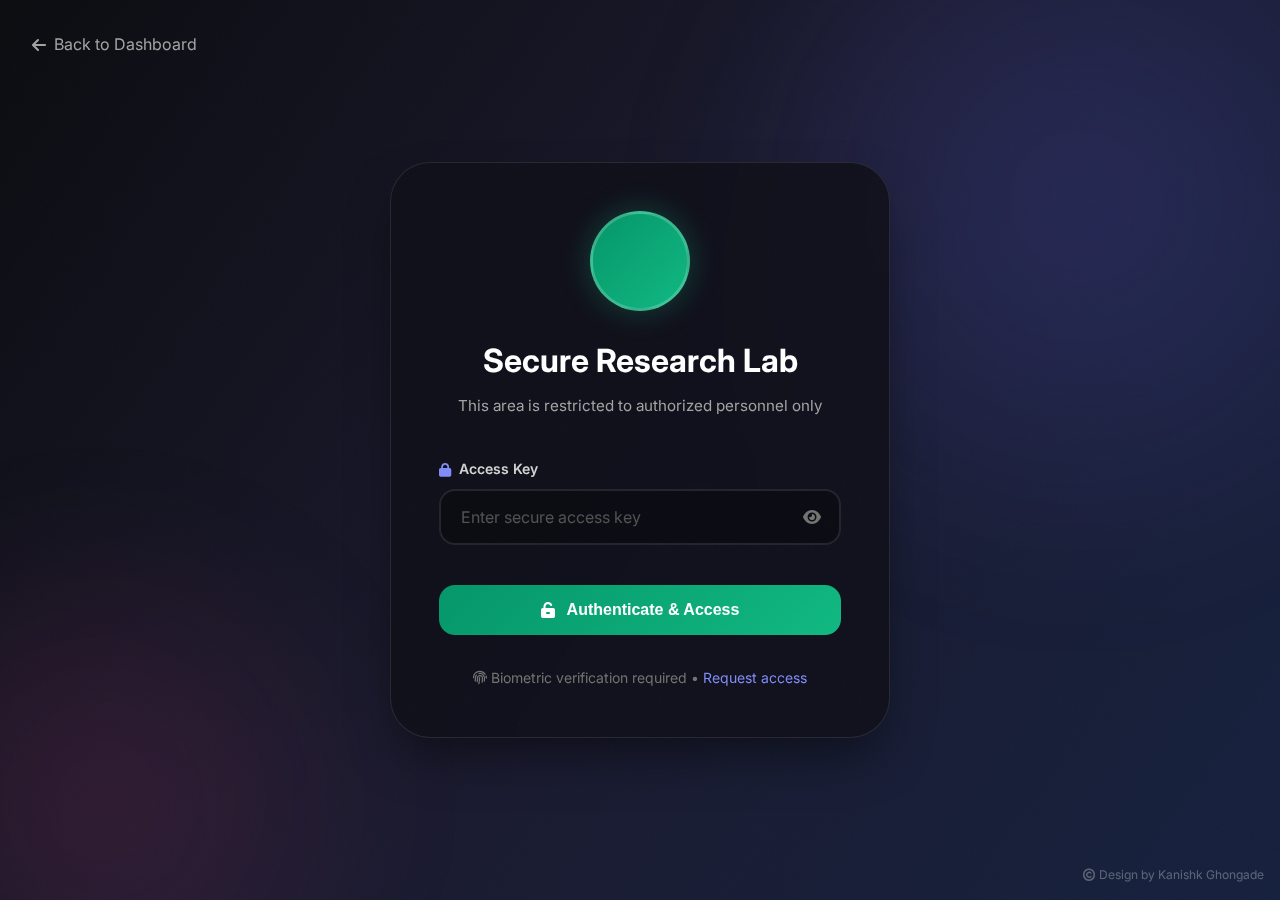
<file: secret-chamber.html>
<!DOCTYPE html>
<html lang="en">
<head>
    <meta charset="UTF-8">
    <meta name="viewport" content="width=device-width, initial-scale=1.0">
    <title>🔒 Secure Access Portal</title>
    
    <!-- Fonts & Icons -->
    <link href="https://fonts.googleapis.com/css2?family=Inter:wght@300;400;500;600;700;800&display=swap" rel="stylesheet">
    <link rel="stylesheet" href="https://cdnjs.cloudflare.com/ajax/libs/font-awesome/6.0.0/css/all.min.css">
    <link rel="stylesheet" href="style.css">
    
    <style>
        /* Secret Chamber Specific Styles */
        .secure-container {
            min-height: 100vh;
            display: flex;
            align-items: center;
            justify-content: center;
            padding: 2rem;
            position: relative;
            overflow: hidden;
        }
        
        .secure-glass {
            background: rgba(15, 15, 25, 0.85);
            backdrop-filter: blur(20px);
            -webkit-backdrop-filter: blur(20px);
            border: 1px solid rgba(255, 255, 255, 0.1);
            border-radius: 40px;
            padding: 3rem;
            max-width: 500px;
            width: 100%;
            position: relative;
            z-index: 10;
            box-shadow: 0 25px 50px -12px rgba(0, 0, 0, 0.5);
        }
        
        .secure-header {
            text-align: center;
            margin-bottom: 2.5rem;
        }
        
        .secure-icon {
            width: 100px;
            height: 100px;
            background: linear-gradient(135deg, #059669, #10b981);
            border-radius: 50%;
            display: flex;
            align-items: center;
            justify-content: center;
            margin: 0 auto 1.5rem;
            border: 3px solid rgba(255, 255, 255, 0.2);
            box-shadow: 0 0 30px rgba(16, 185, 129, 0.3);
        }
        
        .secure-icon i {
            font-size: 3rem;
            color: white;
        }
        
        .secure-header h1 {
            color: white;
            font-size: 2rem;
            font-weight: 700;
            margin-bottom: 0.5rem;
        }
        
        .secure-header p {
            color: var(--neutral-400);
            font-size: 0.95rem;
        }
        
        .secure-form {
            display: flex;
            flex-direction: column;
            gap: 1.5rem;
        }
        
        .input-group {
            display: flex;
            flex-direction: column;
            gap: 0.5rem;
        }
        
        .input-group label {
            color: var(--neutral-300);
            font-size: 0.875rem;
            font-weight: 600;
            display: flex;
            align-items: center;
            gap: 0.5rem;
        }
        
        .input-group label i {
            color: var(--primary-400);
        }
        
        .password-field {
            position: relative;
        }
        
        .password-field input {
            width: 100%;
            padding: 1rem 1.25rem;
            background: rgba(0, 0, 0, 0.3);
            border: 2px solid rgba(255, 255, 255, 0.1);
            border-radius: 16px;
            color: white;
            font-size: 1rem;
            transition: all 0.3s ease;
            font-family: 'Inter', sans-serif;
        }
        
        .password-field input:focus {
            outline: none;
            border-color: #10b981;
            background: rgba(0, 0, 0, 0.5);
            box-shadow: 0 0 0 4px rgba(16, 185, 129, 0.1);
        }
        
        .password-field input::placeholder {
            color: var(--neutral-600);
        }
        
        .toggle-password {
            position: absolute;
            right: 1.25rem;
            top: 50%;
            transform: translateY(-50%);
            color: var(--neutral-500);
            cursor: pointer;
            transition: color 0.3s ease;
        }
        
        .toggle-password:hover {
            color: var(--primary-400);
        }
        
        .secure-btn {
            background: linear-gradient(135deg, #059669, #10b981);
            border: none;
            border-radius: 16px;
            padding: 1rem;
            color: white;
            font-size: 1rem;
            font-weight: 700;
            cursor: pointer;
            transition: all 0.3s ease;
            display: flex;
            align-items: center;
            justify-content: center;
            gap: 0.75rem;
            margin-top: 1rem;
            position: relative;
            overflow: hidden;
        }
        
        .secure-btn::before {
            content: '';
            position: absolute;
            top: 0;
            left: -100%;
            width: 100%;
            height: 100%;
            background: linear-gradient(90deg, transparent, rgba(255, 255, 255, 0.2), transparent);
            transition: left 0.5s ease;
        }
        
        .secure-btn:hover::before {
            left: 100%;
        }
        
        .secure-btn:hover {
            transform: translateY(-2px);
            box-shadow: 0 10px 25px rgba(16, 185, 129, 0.4);
        }
        
        .secure-footer {
            text-align: center;
            margin-top: 2rem;
            color: var(--neutral-500);
            font-size: 0.875rem;
        }
        
        .secure-footer a {
            color: var(--primary-400);
            text-decoration: none;
        }
        
        .error-message {
            background: rgba(239, 68, 68, 0.2);
            border: 1px solid rgba(239, 68, 68, 0.3);
            border-radius: 12px;
            padding: 0.875rem;
            color: #f87171;
            font-size: 0.875rem;
            display: none;
            align-items: center;
            gap: 0.5rem;
            margin-top: 1rem;
        }
        
        .error-message.show {
            display: flex;
        }
        
        .secure-back {
            position: absolute;
            top: 2rem;
            left: 2rem;
            color: var(--neutral-400);
            text-decoration: none;
            display: flex;
            align-items: center;
            gap: 0.5rem;
            transition: color 0.3s ease;
            z-index: 20;
        }
        
        .secure-back:hover {
            color: white;
        }
        
        @media (max-width: 768px) {
            .secure-glass {
                padding: 2rem;
            }
        }
    </style>
</head>
<body>
    <!-- Background Effects -->
    <div class="noise"></div>
    <div class="gradient-bg">
        <div class="gradient-sphere"></div>
        <div class="gradient-sphere-2"></div>
    </div>
    
    <!-- Back Button -->
    <a href="index.html" class="secure-back">
        <i class="fas fa-arrow-left"></i> Back to Dashboard
    </a>
    
    <!-- Secure Access Container -->
    <div class="secure-container">
        <div class="secure-glass" data-aos="fade-up">
            <div class="secure-header">
                <div class="secure-icon">
                    <i class="fas fa-shield-haltered"></i>
                </div>
                <h1>Secure Research Lab</h1>
                <p>This area is restricted to authorized personnel only</p>
            </div>
            
            <div class="secure-form">
                <div class="input-group">
                    <label>
                        <i class="fas fa-lock"></i>
                        Access Key
                    </label>
                    <div class="password-field">
                        <input type="password" id="passwordInput" placeholder="Enter secure access key" autocomplete="off">
                        <i class="fas fa-eye toggle-password" onclick="togglePassword()"></i>
                    </div>
                </div>
                
                <button class="secure-btn" onclick="verifyAccess()">
                    <i class="fas fa-unlock-alt"></i>
                    Authenticate & Access
                </button>
                
                <div class="error-message" id="errorMessage">
                    <i class="fas fa-exclamation-circle"></i>
                    Invalid access key. Please try again.
                </div>
            </div>
            
            <div class="secure-footer">
                <i class="fas fa-fingerprint"></i> Biometric verification required • 
                <a href="#">Request access</a>
            </div>
        </div>
    </div>
    
    <!-- AOS Animation -->
    <link href="https://unpkg.com/aos@2.3.1/dist/aos.css" rel="stylesheet">
    <script src="https://unpkg.com/aos@2.3.1/dist/aos.js"></script>
    <script>
        AOS.init({
            duration: 800,
            once: true
        });
        
        // Toggle password visibility
        function togglePassword() {
            const passwordInput = document.getElementById('passwordInput');
            const toggleIcon = document.querySelector('.toggle-password');
            
            if (passwordInput.type === 'password') {
                passwordInput.type = 'text';
                toggleIcon.classList.remove('fa-eye');
                toggleIcon.classList.add('fa-eye-slash');
            } else {
                passwordInput.type = 'password';
                toggleIcon.classList.remove('fa-eye-slash');
                toggleIcon.classList.add('fa-eye');
            }
        }
        
        // Verify password - SECRET: pranjal
        function verifyAccess() {
            const password = document.getElementById('passwordInput').value;
            const errorMessage = document.getElementById('errorMessage');
            
            // Secret password (case insensitive)
            if (password.toLowerCase() === 'pranjal') {
                // Successful access - redirect to chat
                window.location.href = 'chat.html';
            } else {
                // Show error
                errorMessage.classList.add('show');
                
                // Shake animation
                const glass = document.querySelector('.secure-glass');
                glass.style.animation = 'shake 0.5s ease';
                setTimeout(() => {
                    glass.style.animation = '';
                }, 500);
            }
        }
        
        // Add shake keyframe
        const style = document.createElement('style');
        style.textContent = `
            @keyframes shake {
                0%, 100% { transform: translateX(0); }
                10%, 30%, 50%, 70%, 90% { transform: translateX(-5px); }
                20%, 40%, 60%, 80% { transform: translateX(5px); }
            }
        `;
        document.head.appendChild(style);
        
        // Enter key support
        document.getElementById('passwordInput').addEventListener('keypress', function(e) {
            if (e.key === 'Enter') {
                verifyAccess();
            }
        });
    </script>
    
    <!-- Copyright Footer (Minimal) -->
    <div style="position: fixed; bottom: 1rem; right: 1rem; color: rgba(255,255,255,0.3); font-size: 0.75rem; z-index: 100;">
        <i class="far fa-copyright"></i> Design by Kanishk Ghongade
    </div>
</body>
</html>
</file>
<file: style.css>
/* ============================================ */
/*   ADVANCED ACADEMIC DESIGN SYSTEM v2.0       */
/*   Enterprise Grade - Premium UI Framework    */
/*   Designed by: Kanishk Ghongade              */
/*   Copyright © 2026 - All Rights Reserved     */
/* ============================================ */

:root {
    /* Premium Color Palette */
    --primary-50: #eef2ff;
    --primary-100: #e0e7ff;
    --primary-200: #c7d2fe;
    --primary-300: #a5b4fc;
    --primary-400: #818cf8;
    --primary-500: #6366f1;
    --primary-600: #4f46e5;
    --primary-700: #4338ca;
    --primary-800: #3730a3;
    --primary-900: #312e81;
    
    /* Neutral Scale */
    --neutral-50: #fafafa;
    --neutral-100: #f5f5f5;
    --neutral-200: #e5e5e5;
    --neutral-300: #d4d4d4;
    --neutral-400: #a3a3a3;
    --neutral-500: #737373;
    --neutral-600: #525252;
    --neutral-700: #404040;
    --neutral-800: #262626;
    --neutral-900: #171717;
    
    /* Accent Colors */
    --success: #10b981;
    --warning: #f59e0b;
    --danger: #ef4444;
    --info: #3b82f6;
    
    /* Glass Effects */
    --glass-bg: rgba(255, 255, 255, 0.7);
    --glass-border: rgba(255, 255, 255, 0.2);
    --glass-shadow: 0 8px 32px rgba(0, 0, 0, 0.1);
    
    /* Typography */
    --font-primary: 'Inter', sans-serif;
    --font-display: 'Space Grotesk', sans-serif;
    
    /* Spacing */
    --space-xs: 0.5rem;
    --space-sm: 1rem;
    --space-md: 1.5rem;
    --space-lg: 2rem;
    --space-xl: 3rem;
    --space-2xl: 4rem;
    
    /* Animations */
    --transition-fast: 0.2s ease;
    --transition-base: 0.3s ease;
    --transition-slow: 0.5s ease;
}

/* ===== RESET & BASE ===== */
* {
    margin: 0;
    padding: 0;
    box-sizing: border-box;
}

html {
    scroll-behavior: smooth;
}

body {
    font-family: var(--font-primary);
    background: linear-gradient(135deg, #667eea 0%, #764ba2 100%);
    color: var(--neutral-800);
    line-height: 1.6;
    overflow-x: hidden;
    position: relative;
}

/* ===== PREMIUM BACKGROUND EFFECTS ===== */
.noise {
    position: fixed;
    top: 0;
    left: 0;
    width: 100vw;
    height: 100vh;
    background-image: url('data:image/svg+xml;utf8,<svg xmlns="http://www.w3.org/2000/svg" width="100" height="100" viewBox="0 0 100 100"><filter id="noise"><feTurbulence type="fractalNoise" baseFrequency="0.65" numOctaves="3" stitchTiles="stitch"/></filter><rect width="100" height="100" filter="url(%23noise)" opacity="0.05"/></svg>');
    pointer-events: none;
    z-index: 1000;
    opacity: 0.4;
}

.gradient-bg {
    position: fixed;
    top: 0;
    left: 0;
    width: 100%;
    height: 100%;
    background: linear-gradient(125deg, #0b0c10 0%, #1a1a2e 50%, #16213e 100%);
    z-index: -2;
}

.gradient-sphere {
    position: fixed;
    width: 800px;
    height: 800px;
    top: -200px;
    right: -200px;
    background: radial-gradient(circle, rgba(99, 102, 241, 0.2) 0%, transparent 70%);
    border-radius: 50%;
    filter: blur(60px);
    z-index: -1;
    animation: floatSphere 20s infinite;
}

.gradient-sphere-2 {
    position: fixed;
    width: 600px;
    height: 600px;
    bottom: -200px;
    left: -200px;
    background: radial-gradient(circle, rgba(236, 72, 153, 0.15) 0%, transparent 70%);
    border-radius: 50%;
    filter: blur(60px);
    z-index: -1;
    animation: floatSphere 25s infinite reverse;
}

@keyframes floatSphere {
    0%, 100% { transform: translate(0, 0) scale(1); }
    33% { transform: translate(30px, -30px) scale(1.1); }
    66% { transform: translate(-20px, 20px) scale(0.9); }
}

/* ===== GLASS NAVIGATION ===== */
.glass-nav {
    position: sticky;
    top: 0;
    z-index: 100;
    background: rgba(10, 10, 20, 0.8);
    backdrop-filter: blur(12px);
    -webkit-backdrop-filter: blur(12px);
    border-bottom: 1px solid rgba(255, 255, 255, 0.1);
}

.nav-container {
    max-width: 1400px;
    margin: 0 auto;
    padding: 1rem 2rem;
    display: flex;
    justify-content: space-between;
    align-items: center;
}

.logo {
    display: flex;
    align-items: center;
    gap: 0.75rem;
    font-size: 1.5rem;
    font-weight: 700;
    font-family: var(--font-display);
}

.logo i {
    color: var(--primary-400);
    font-size: 1.75rem;
}

.logo .highlight {
    background: linear-gradient(135deg, #818cf8, #c084fc);
    -webkit-background-clip: text;
    -webkit-text-fill-color: transparent;
}

.nav-links {
    display: flex;
    gap: 2rem;
}

.nav-links a {
    color: var(--neutral-300);
    text-decoration: none;
    font-weight: 500;
    padding: 0.5rem 1rem;
    border-radius: 8px;
    transition: var(--transition-base);
    display: flex;
    align-items: center;
    gap: 0.5rem;
}

.nav-links a i {
    font-size: 1.1rem;
}

.nav-links a:hover,
.nav-links a.active {
    color: white;
    background: rgba(255, 255, 255, 0.1);
}

.user-profile {
    display: flex;
    align-items: center;
    gap: 1rem;
}

.avatar {
    width: 40px;
    height: 40px;
    background: linear-gradient(135deg, var(--primary-600), var(--primary-800));
    border-radius: 50%;
    display: flex;
    align-items: center;
    justify-content: center;
    color: white;
}

/* ===== HERO SECTION ===== */
.hero {
    min-height: 60vh;
    display: flex;
    align-items: center;
    justify-content: center;
    text-align: center;
    padding: var(--space-2xl) var(--space-lg);
}

.hero-content {
    max-width: 1000px;
}

.badge {
    display: inline-block;
    padding: 0.5rem 1rem;
    background: rgba(99, 102, 241, 0.2);
    border: 1px solid rgba(99, 102, 241, 0.3);
    border-radius: 100px;
    color: var(--primary-300);
    font-size: 0.875rem;
    font-weight: 600;
    letter-spacing: 1px;
    margin-bottom: 1.5rem;
}

.hero h1 {
    font-size: 4rem;
    font-weight: 800;
    font-family: var(--font-display);
    color: white;
    margin-bottom: 1.5rem;
    line-height: 1.2;
}

.gradient-text {
    background: linear-gradient(135deg, #818cf8, #e879f9);
    -webkit-background-clip: text;
    -webkit-text-fill-color: transparent;
}

.hero p {
    font-size: 1.25rem;
    color: var(--neutral-400);
    max-width: 600px;
    margin: 0 auto;
}

/* ===== STATS GRID ===== */
.stats-grid {
    display: grid;
    grid-template-columns: repeat(3, 1fr);
    gap: 2rem;
    margin-top: 3rem;
}

.stat-card {
    background: rgba(255, 255, 255, 0.05);
    backdrop-filter: blur(10px);
    border: 1px solid rgba(255, 255, 255, 0.1);
    border-radius: 20px;
    padding: 1.5rem;
    transition: var(--transition-base);
}

.stat-card:hover {
    transform: translateY(-5px);
    background: rgba(255, 255, 255, 0.08);
    border-color: rgba(99, 102, 241, 0.3);
}

.stat-card i {
    font-size: 2rem;
    color: var(--primary-400);
    margin-bottom: 1rem;
}

.stat-card h3 {
    font-size: 2rem;
    font-weight: 700;
    color: white;
    margin-bottom: 0.25rem;
}

.stat-card p {
    color: var(--neutral-400);
    font-size: 0.875rem;
}

/* ===== DASHBOARD MAIN ===== */
.dashboard {
    max-width: 1400px;
    margin: 0 auto;
    padding: var(--space-2xl) var(--space-lg);
}

.section-header {
    display: flex;
    justify-content: space-between;
    align-items: center;
    margin-bottom: 2rem;
}

.section-header h2 {
    font-size: 1.75rem;
    font-weight: 700;
    color: white;
    display: flex;
    align-items: center;
    gap: 0.75rem;
}

.section-header h2 i {
    color: var(--primary-400);
}

.semester {
    padding: 0.5rem 1rem;
    background: rgba(99, 102, 241, 0.2);
    border-radius: 8px;
    color: var(--primary-300);
    font-size: 0.875rem;
    font-weight: 600;
}

/* ===== PROGRESS CARDS ===== */
.progress-grid {
    display: grid;
    gap: 1.5rem;
    margin-bottom: 3rem;
}

.progress-card {
    background: rgba(255, 255, 255, 0.05);
    border: 1px solid rgba(255, 255, 255, 0.1);
    border-radius: 16px;
    padding: 1.25rem;
}

.progress-header {
    display: flex;
    justify-content: space-between;
    margin-bottom: 0.75rem;
    color: white;
}

.percentage {
    color: var(--primary-400);
    font-weight: 600;
}

.progress-bar {
    height: 8px;
    background: rgba(255, 255, 255, 0.1);
    border-radius: 100px;
    overflow: hidden;
}

.progress-fill {
    height: 100%;
    background: linear-gradient(90deg, var(--primary-500), var(--primary-700));
    border-radius: 100px;
    transition: width 1s ease;
}

/* ===== COURSE GRID ===== */
.course-grid {
    display: grid;
    grid-template-columns: repeat(auto-fill, minmax(350px, 1fr));
    gap: 2rem;
    margin-bottom: 3rem;
}

.course-card {
    background: rgba(255, 255, 255, 0.05);
    backdrop-filter: blur(10px);
    border: 1px solid rgba(255, 255, 255, 0.1);
    border-radius: 24px;
    padding: 1.5rem;
    position: relative;
    transition: var(--transition-base);
}

.course-card:hover {
    transform: translateY(-8px);
    background: rgba(255, 255, 255, 0.08);
    border-color: var(--primary-500);
    box-shadow: 0 20px 40px rgba(0, 0, 0, 0.4);
}

.card-badge {
    position: absolute;
    top: 1rem;
    right: 1rem;
    padding: 0.25rem 0.75rem;
    background: var(--primary-600);
    border-radius: 100px;
    color: white;
    font-size: 0.75rem;
    font-weight: 600;
    letter-spacing: 0.5px;
}

.card-badge.security {
    background: linear-gradient(135deg, #059669, #10b981);
}

.card-icon {
    width: 60px;
    height: 60px;
    background: linear-gradient(135deg, rgba(99, 102, 241, 0.2), rgba(99, 102, 241, 0.1));
    border-radius: 16px;
    display: flex;
    align-items: center;
    justify-content: center;
    margin-bottom: 1.5rem;
}

.card-icon i {
    font-size: 2rem;
    color: var(--primary-400);
}

.course-card h3 {
    font-size: 1.5rem;
    font-weight: 700;
    color: white;
    margin-bottom: 0.75rem;
}

.course-card p {
    color: var(--neutral-400);
    font-size: 0.95rem;
    margin-bottom: 1.5rem;
    line-height: 1.6;
}

.card-meta {
    display: flex;
    gap: 1rem;
    margin-bottom: 1.5rem;
}

.card-meta span {
    display: flex;
    align-items: center;
    gap: 0.5rem;
    color: var(--neutral-300);
    font-size: 0.875rem;
}

.card-footer {
    display: flex;
    justify-content: space-between;
    align-items: center;
}

.difficulty {
    padding: 0.375rem 0.75rem;
    border-radius: 100px;
    font-size: 0.75rem;
    font-weight: 600;
}

.difficulty.advanced {
    background: rgba(239, 68, 68, 0.2);
    color: #f87171;
}

.difficulty.intermediate {
    background: rgba(245, 158, 11, 0.2);
    color: #fbbf24;
}

.difficulty.special {
    background: rgba(139, 92, 246, 0.2);
    color: #c084fc;
}

.btn-outline {
    padding: 0.5rem 1.25rem;
    background: transparent;
    border: 1px solid var(--primary-500);
    border-radius: 8px;
    color: white;
    font-weight: 500;
    cursor: pointer;
    transition: var(--transition-base);
    display: flex;
    align-items: center;
    gap: 0.5rem;
}

.btn-outline:hover {
    background: var(--primary-500);
    border-color: var(--primary-500);
}

.btn-secret {
    padding: 0.5rem 1.25rem;
    background: linear-gradient(135deg, #059669, #10b981);
    border: none;
    border-radius: 8px;
    color: white;
    font-weight: 600;
    cursor: pointer;
    transition: var(--transition-base);
    display: flex;
    align-items: center;
    gap: 0.5rem;
}

.btn-secret:hover {
    transform: scale(1.05);
    box-shadow: 0 0 20px rgba(16, 185, 129, 0.4);
}

/* ===== SECRET TRIGGER STYLES ===== */
.secret-trigger {
    border: 1px solid rgba(16, 185, 129, 0.3);
    animation: pulse 2s infinite;
}

@keyframes pulse {
    0%, 100% {
        border-color: rgba(16, 185, 129, 0.3);
    }
    50% {
        border-color: rgba(16, 185, 129, 0.8);
    }
}

/* ===== DEADLINES SECTION ===== */
.deadlines-grid {
    display: grid;
    gap: 1rem;
}

.deadline-card {
    background: rgba(255, 255, 255, 0.05);
    border: 1px solid rgba(255, 255, 255, 0.1);
    border-radius: 16px;
    padding: 1.25rem;
    display: flex;
    align-items: center;
    gap: 1.5rem;
}

.deadline-date {
    display: flex;
    flex-direction: column;
    align-items: center;
    min-width: 60px;
}

.deadline-date .day {
    font-size: 1.75rem;
    font-weight: 700;
    color: white;
    line-height: 1;
}

.deadline-date .month {
    font-size: 0.875rem;
    color: var(--neutral-400);
    text-transform: uppercase;
}

.deadline-info {
    flex: 1;
}

.deadline-info h4 {
    color: white;
    font-size: 1.1rem;
    margin-bottom: 0.25rem;
}

.deadline-info p {
    color: var(--neutral-400);
    font-size: 0.875rem;
}

.priority {
    padding: 0.25rem 0.75rem;
    border-radius: 100px;
    font-size: 0.75rem;
    font-weight: 600;
}

.priority.high {
    background: rgba(239, 68, 68, 0.2);
    color: #f87171;
}

.priority.medium {
    background: rgba(245, 158, 11, 0.2);
    color: #fbbf24;
}

/* ===== PREMIUM FOOTER ===== */
.premium-footer {
    position: relative;
    background: rgba(10, 10, 20, 0.95);
    backdrop-filter: blur(12px);
    border-top: 1px solid rgba(255, 255, 255, 0.1);
    margin-top: 4rem;
}

.footer-wave {
    position: absolute;
    top: -100px;
    left: 0;
    width: 100%;
    overflow: hidden;
    line-height: 0;
}

.footer-wave svg {
    position: relative;
    display: block;
    width: calc(100% + 1.3px);
    height: 100px;
}

.footer-wave path {
    fill: rgba(10, 10, 20, 0.95);
}

.footer-content {
    max-width: 1400px;
    margin: 0 auto;
    padding: 3rem 2rem 2rem;
    position: relative;
}

.footer-grid {
    display: grid;
    grid-template-columns: 2fr 1fr 1fr;
    gap: 3rem;
    margin-bottom: 3rem;
}

.footer-logo {
    display: flex;
    align-items: center;
    gap: 0.75rem;
    font-size: 1.5rem;
    font-weight: 700;
    color: white;
    margin-bottom: 1rem;
}

.footer-logo i {
    color: var(--primary-400);
}

.footer-section p {
    color: var(--neutral-400);
    margin-bottom: 1.5rem;
    line-height: 1.6;
}

.social-links {
    display: flex;
    gap: 1rem;
}

.social-links a {
    width: 40px;
    height: 40px;
    background: rgba(255, 255, 255, 0.05);
    border-radius: 50%;
    display: flex;
    align-items: center;
    justify-content: center;
    color: var(--neutral-400);
    transition: var(--transition-base);
}

.social-links a:hover {
    background: var(--primary-600);
    color: white;
    transform: translateY(-3px);
}

.footer-section h4 {
    color: white;
    font-size: 1.1rem;
    margin-bottom: 1.25rem;
}

.footer-section ul {
    list-style: none;
}

.footer-section ul li {
    margin-bottom: 0.75rem;
}

.footer-section ul li a {
    color: var(--neutral-400);
    text-decoration: none;
    transition: var(--transition-base);
}

.footer-section ul li a:hover {
    color: var(--primary-400);
    padding-left: 5px;
}

.footer-bottom {
    padding-top: 2rem;
    border-top: 1px solid rgba(255, 255, 255, 0.1);
    display: flex;
    justify-content: space-between;
    align-items: center;
    color: var(--neutral-400);
    font-size: 0.875rem;
}

.copyright {
    display: flex;
    align-items: center;
    gap: 0.5rem;
}

.designer-credit {
    display: flex;
    align-items: center;
    gap: 0.5rem;
}

.designer-name {
    background: linear-gradient(135deg, var(--primary-400), var(--primary-600));
    -webkit-background-clip: text;
    -webkit-text-fill-color: transparent;
    font-weight: 700;
}

/* ===== RESPONSIVE DESIGN ===== */
@media (max-width: 1024px) {
    .hero h1 {
        font-size: 3rem;
    }
    
    .footer-grid {
        grid-template-columns: 1fr 1fr;
    }
}

@media (max-width: 768px) {
    .nav-links {
        display: none;
    }
    
    .hero h1 {
        font-size: 2rem;
    }
    
    .stats-grid {
        grid-template-columns: 1fr;
    }
    
    .course-grid {
        grid-template-columns: 1fr;
    }
    
    .footer-grid {
        grid-template-columns: 1fr;
    }
    
    .footer-bottom {
        flex-direction: column;
        gap: 1rem;
        text-align: center;
    }
}

/* ===== SCROLLBAR STYLING ===== */
::-webkit-scrollbar {
    width: 10px;
}

::-webkit-scrollbar-track {
    background: var(--neutral-900);
}

::-webkit-scrollbar-thumb {
    background: var(--primary-700);
    border-radius: 10px;
}

::-webkit-scrollbar-thumb:hover {
    background: var(--primary-600);
}
</file>
